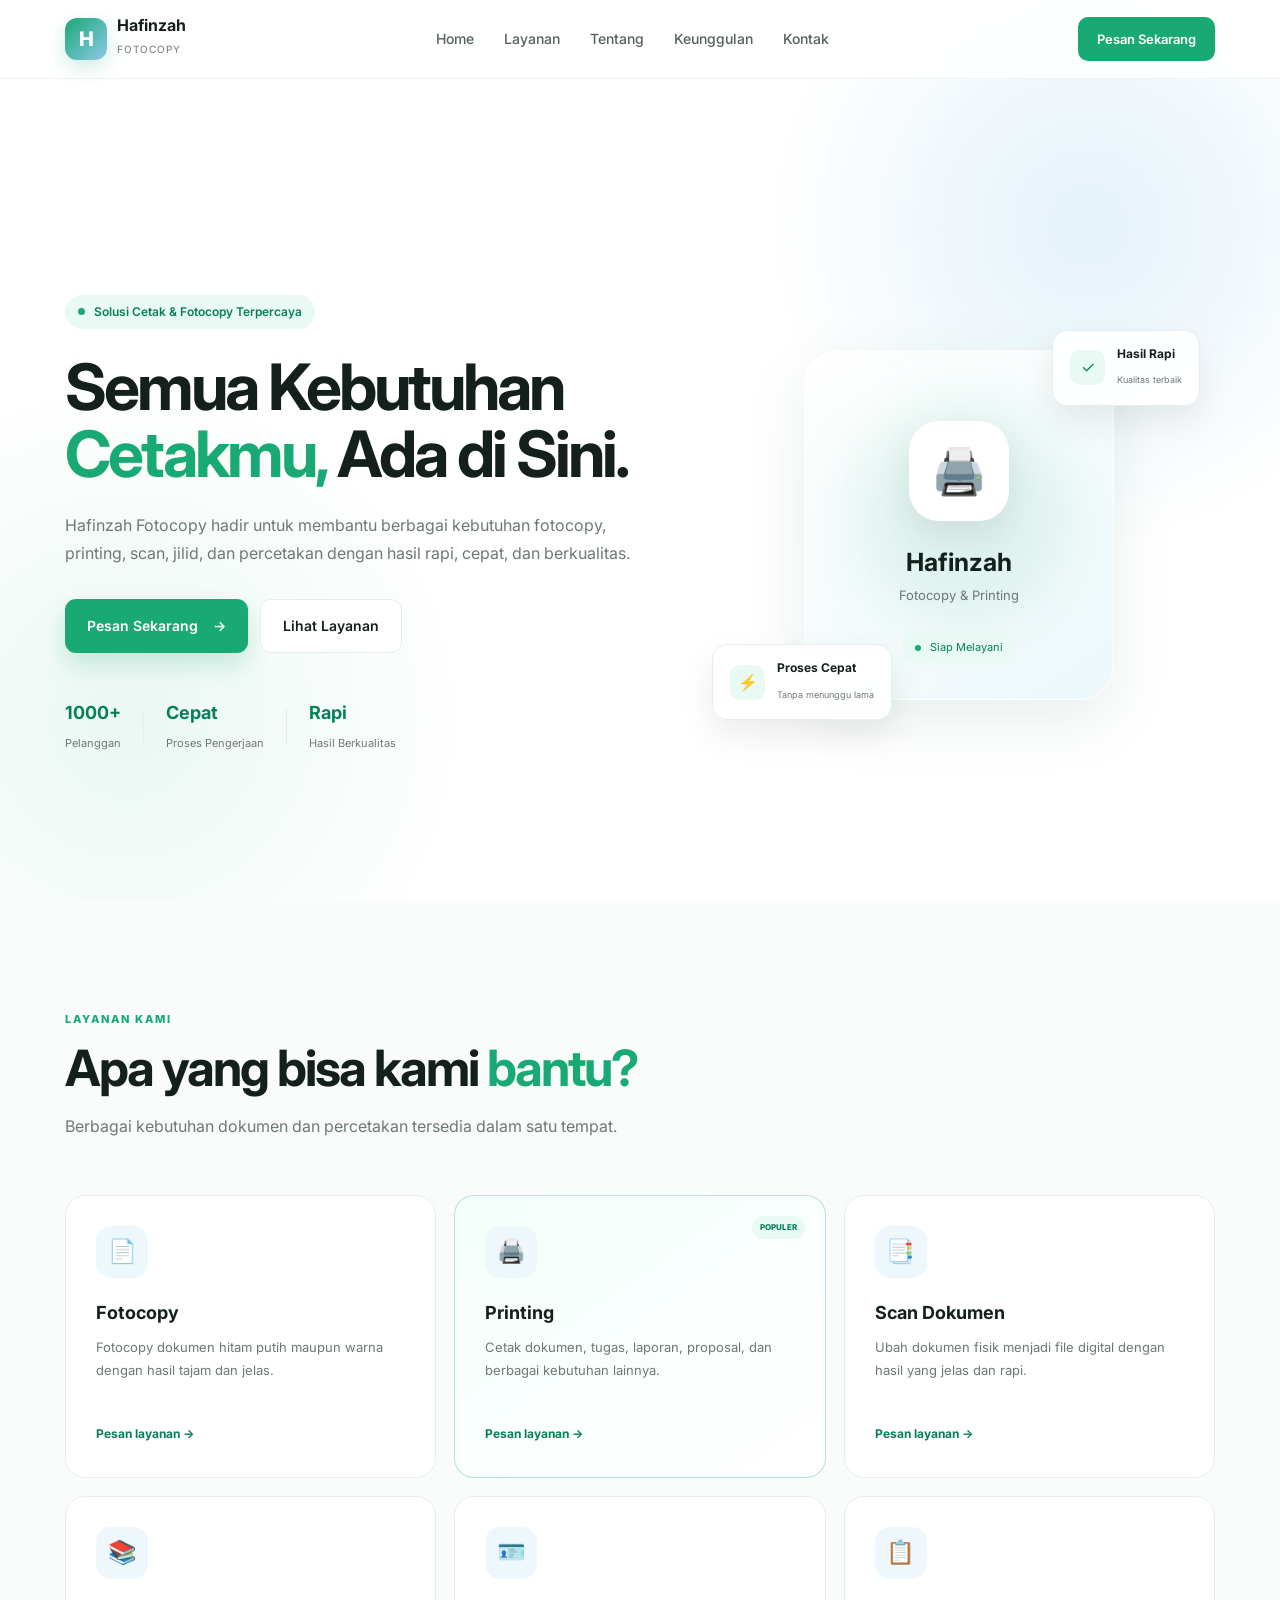
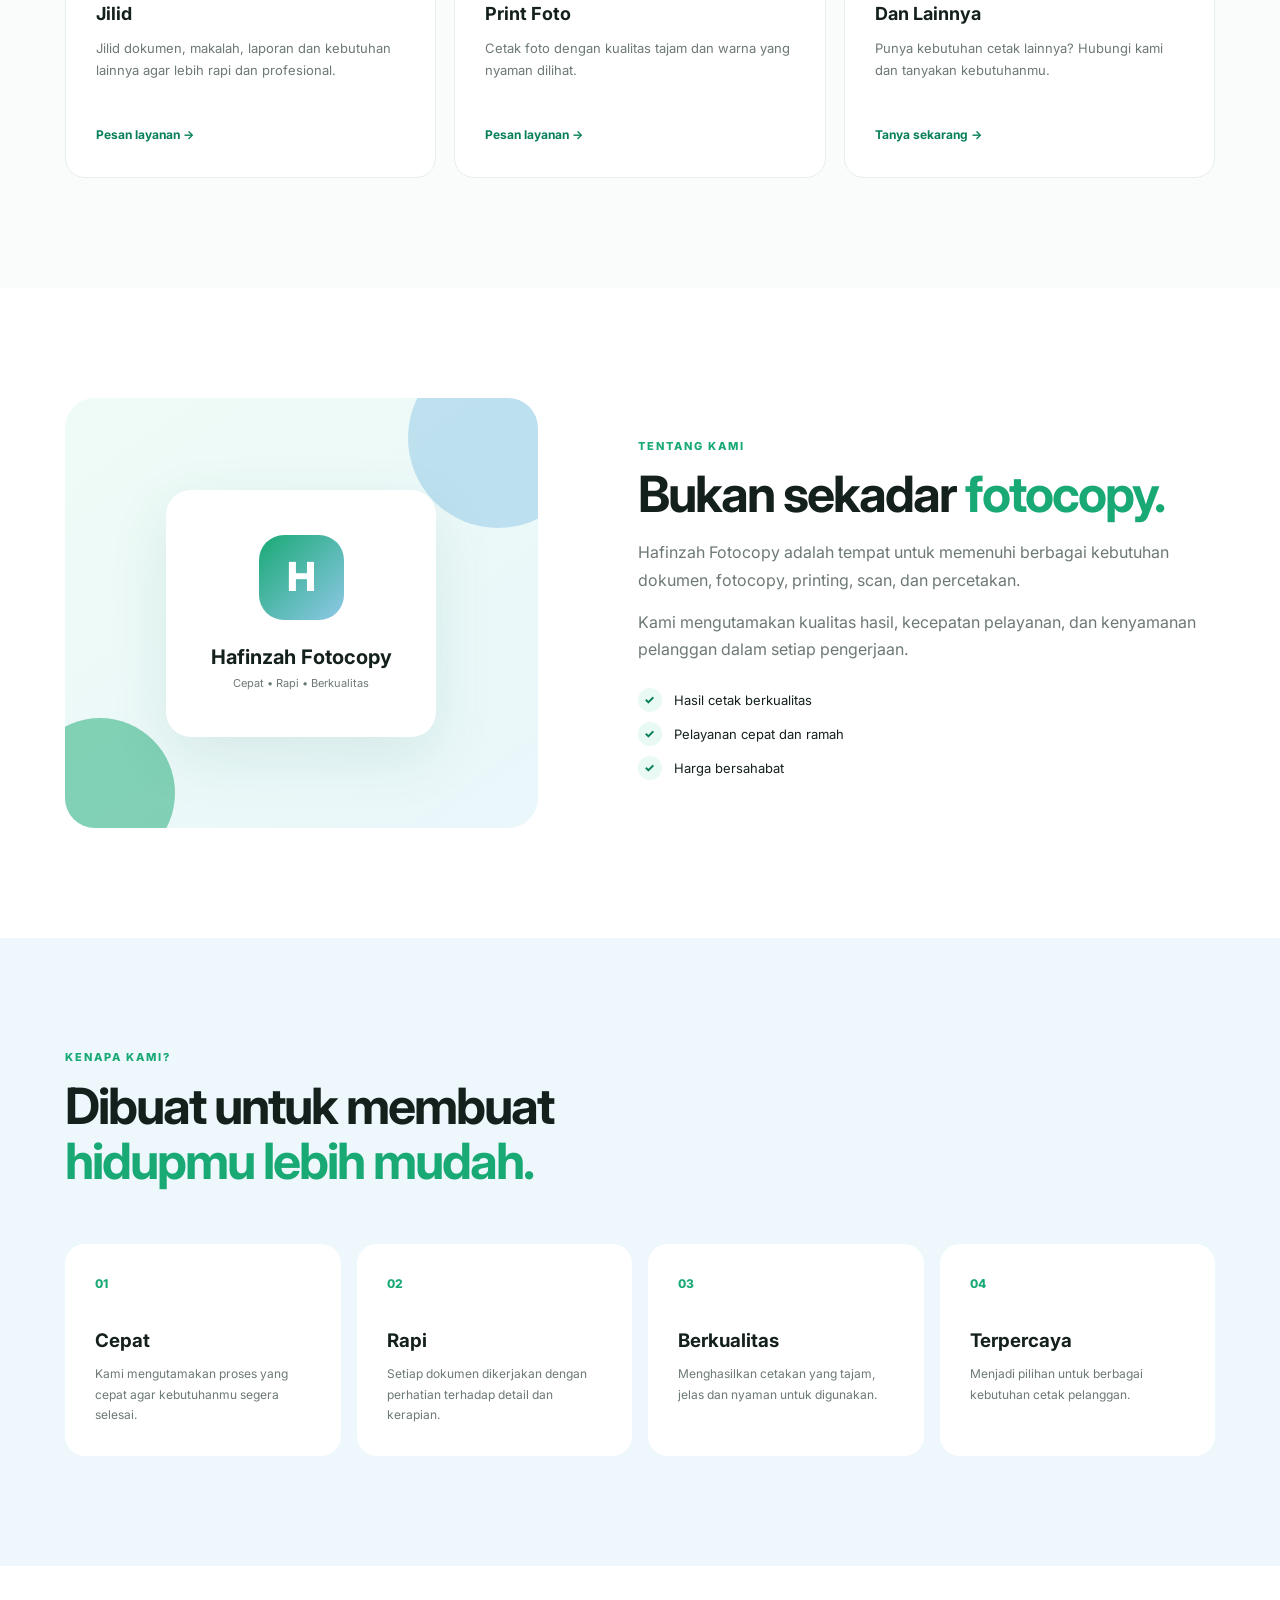
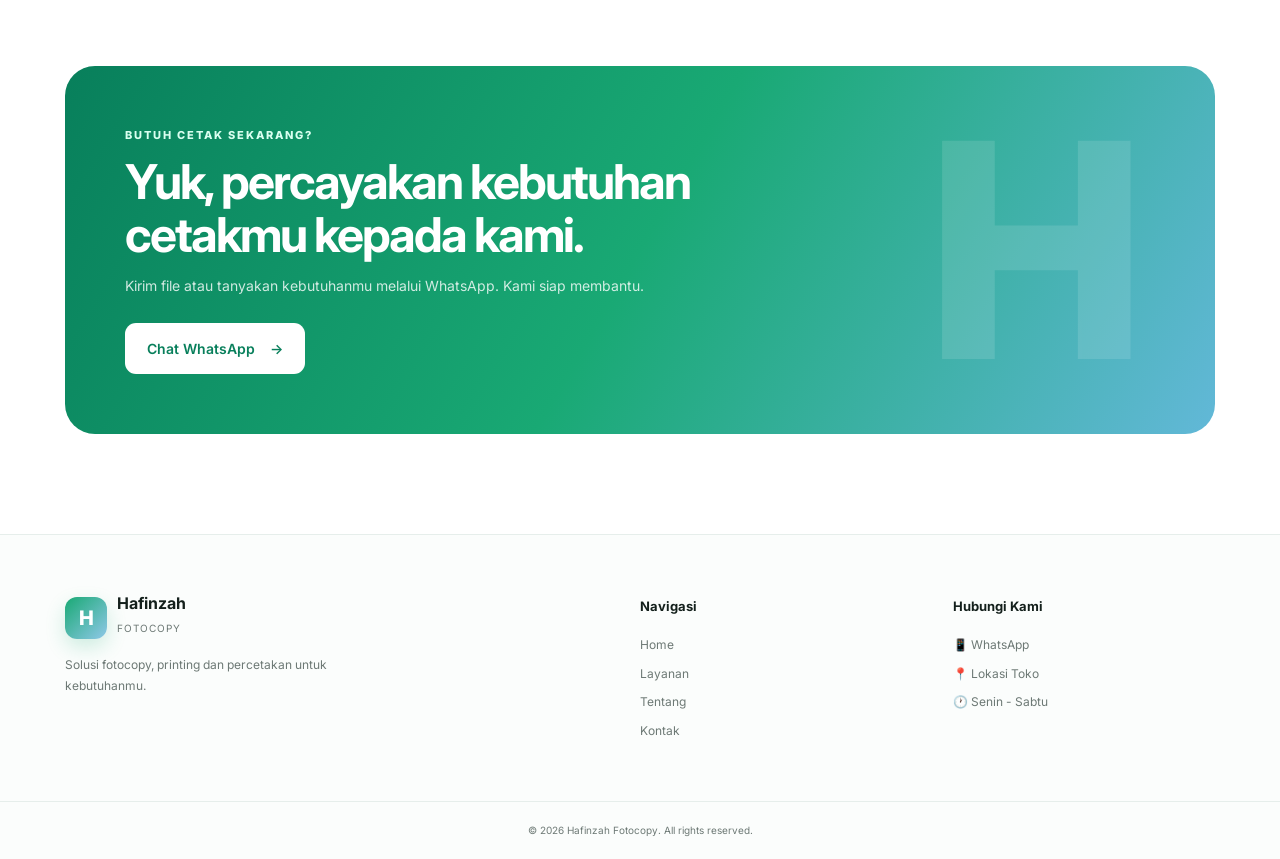
<file: index.html>
<!DOCTYPE html>
<html lang="id">
<head>
  <meta charset="UTF-8">
  <meta name="viewport" content="width=device-width, initial-scale=1.0">

  <title>Hafinzah Fotocopy | Fotocopy, Printing & Percetakan</title>
  <meta
    name="description"
    content="Hafinzah Fotocopy menyediakan layanan fotocopy, printing, scan, jilid dan berbagai kebutuhan percetakan dengan cepat, rapi dan berkualitas."
  >

  <link rel="preconnect" href="https://fonts.googleapis.com">
  <link rel="preconnect" href="https://fonts.gstatic.com" crossorigin>
  <link
    href="https://fonts.googleapis.com/css2?family=Inter:wght@400;500;600;700;800&display=swap"
    rel="stylesheet"
  >

  <link rel="stylesheet" href="style.css">
</head>

<body>

  <!-- NAVBAR -->
  <header class="navbar">
    <div class="container nav-wrapper">

      <a href="#home" class="logo">
        <span class="logo-icon">H</span>
        <span>
          <strong>Hafinzah</strong>
          <small>Fotocopy</small>
        </span>
      </a>

      <nav class="nav-menu">
        <a href="#home">Home</a>
        <a href="#layanan">Layanan</a>
        <a href="#tentang">Tentang</a>
        <a href="#keunggulan">Keunggulan</a>
        <a href="#kontak">Kontak</a>
      </nav>

      <a
        href="https://wa.me/6281234567890"
        class="nav-button"
        target="_blank"
      >
        Pesan Sekarang
      </a>

      <button class="menu-toggle" aria-label="Buka menu">
        ☰
      </button>

    </div>
  </header>


  <!-- HERO -->
  <main>

    <section class="hero" id="home">
      <div class="container hero-wrapper">

        <div class="hero-content">

          <div class="badge">
            <span class="dot"></span>
            Solusi Cetak & Fotocopy Terpercaya
          </div>

          <h1>
            Semua Kebutuhan
            <span>Cetakmu,</span>
            Ada di Sini.
          </h1>

          <p>
            Hafinzah Fotocopy hadir untuk membantu berbagai kebutuhan
            fotocopy, printing, scan, jilid, dan percetakan dengan hasil
            rapi, cepat, dan berkualitas.
          </p>

          <div class="hero-buttons">
            <a
              href="https://wa.me/6281234567890"
              class="btn btn-primary"
              target="_blank"
            >
              Pesan Sekarang
              <span>→</span>
            </a>

            <a href="#layanan" class="btn btn-secondary">
              Lihat Layanan
            </a>
          </div>

          <div class="hero-info">

            <div class="info-item">
              <strong>1000+</strong>
              <span>Pelanggan</span>
            </div>

            <div class="info-line"></div>

            <div class="info-item">
              <strong>Cepat</strong>
              <span>Proses Pengerjaan</span>
            </div>

            <div class="info-line"></div>

            <div class="info-item">
              <strong>Rapi</strong>
              <span>Hasil Berkualitas</span>
            </div>

          </div>

        </div>


        <div class="hero-visual">

          <div class="floating-card card-top">
            <span>✓</span>
            <div>
              <strong>Hasil Rapi</strong>
              <small>Kualitas terbaik</small>
            </div>
          </div>

          <div class="printer-card">

            <div class="printer-glow"></div>

            <div class="printer-icon">
              🖨️
            </div>

            <h3>Hafinzah</h3>
            <p>Fotocopy & Printing</p>

            <div class="printer-status">
              <span></span>
              Siap Melayani
            </div>

          </div>

          <div class="floating-card card-bottom">
            <span>⚡</span>
            <div>
              <strong>Proses Cepat</strong>
              <small>Tanpa menunggu lama</small>
            </div>
          </div>

        </div>

      </div>
    </section>


    <!-- SERVICES -->
    <section class="services section" id="layanan">

      <div class="container">

        <div class="section-heading">

          <div class="section-label">
            LAYANAN KAMI
          </div>

          <h2>
            Apa yang bisa kami
            <span>bantu?</span>
          </h2>

          <p>
            Berbagai kebutuhan dokumen dan percetakan tersedia
            dalam satu tempat.
          </p>

        </div>


        <div class="service-grid">

          <div class="service-card">
            <div class="service-icon">📄</div>
            <h3>Fotocopy</h3>
            <p>
              Fotocopy dokumen hitam putih maupun warna
              dengan hasil tajam dan jelas.
            </p>
            <a href="#kontak">Pesan layanan →</a>
          </div>


          <div class="service-card featured">
            <div class="popular">POPULER</div>
            <div class="service-icon">🖨️</div>
            <h3>Printing</h3>
            <p>
              Cetak dokumen, tugas, laporan, proposal,
              dan berbagai kebutuhan lainnya.
            </p>
            <a href="#kontak">Pesan layanan →</a>
          </div>


          <div class="service-card">
            <div class="service-icon">📑</div>
            <h3>Scan Dokumen</h3>
            <p>
              Ubah dokumen fisik menjadi file digital
              dengan hasil yang jelas dan rapi.
            </p>
            <a href="#kontak">Pesan layanan →</a>
          </div>


          <div class="service-card">
            <div class="service-icon">📚</div>
            <h3>Jilid</h3>
            <p>
              Jilid dokumen, makalah, laporan dan kebutuhan
              lainnya agar lebih rapi dan profesional.
            </p>
            <a href="#kontak">Pesan layanan →</a>
          </div>


          <div class="service-card">
            <div class="service-icon">🪪</div>
            <h3>Print Foto</h3>
            <p>
              Cetak foto dengan kualitas tajam dan warna
              yang nyaman dilihat.
            </p>
            <a href="#kontak">Pesan layanan →</a>
          </div>


          <div class="service-card">
            <div class="service-icon">📋</div>
            <h3>Dan Lainnya</h3>
            <p>
              Punya kebutuhan cetak lainnya?
              Hubungi kami dan tanyakan kebutuhanmu.
            </p>
            <a href="#kontak">Tanya sekarang →</a>
          </div>

        </div>

      </div>

    </section>


    <!-- ABOUT -->
    <section class="about section" id="tentang">

      <div class="container about-wrapper">

        <div class="about-visual">

          <div class="about-box">

            <div class="about-logo">
              H
            </div>

            <h3>Hafinzah Fotocopy</h3>

            <p>
              Cepat • Rapi • Berkualitas
            </p>

          </div>

          <div class="about-circle circle-one"></div>
          <div class="about-circle circle-two"></div>

        </div>


        <div class="about-content">

          <div class="section-label">
            TENTANG KAMI
          </div>

          <h2>
            Bukan sekadar
            <span>fotocopy.</span>
          </h2>

          <p>
            Hafinzah Fotocopy adalah tempat untuk memenuhi
            berbagai kebutuhan dokumen, fotocopy, printing,
            scan, dan percetakan.
          </p>

          <p>
            Kami mengutamakan kualitas hasil, kecepatan pelayanan,
            dan kenyamanan pelanggan dalam setiap pengerjaan.
          </p>

          <div class="about-points">

            <div>
              <span>✓</span>
              <p>Hasil cetak berkualitas</p>
            </div>

            <div>
              <span>✓</span>
              <p>Pelayanan cepat dan ramah</p>
            </div>

            <div>
              <span>✓</span>
              <p>Harga bersahabat</p>
            </div>

          </div>

        </div>

      </div>

    </section>


    <!-- WHY US -->
    <section class="why section" id="keunggulan">

      <div class="container">

        <div class="section-heading">

          <div class="section-label">
            KENAPA KAMI?
          </div>

          <h2>
            Dibuat untuk membuat
            <span>hidupmu lebih mudah.</span>
          </h2>

        </div>


        <div class="why-grid">

          <div class="why-card">
            <div class="why-number">01</div>
            <h3>Cepat</h3>
            <p>
              Kami mengutamakan proses yang cepat
              agar kebutuhanmu segera selesai.
            </p>
          </div>

          <div class="why-card">
            <div class="why-number">02</div>
            <h3>Rapi</h3>
            <p>
              Setiap dokumen dikerjakan dengan perhatian
              terhadap detail dan kerapian.
            </p>
          </div>

          <div class="why-card">
            <div class="why-number">03</div>
            <h3>Berkualitas</h3>
            <p>
              Menghasilkan cetakan yang tajam,
              jelas dan nyaman untuk digunakan.
            </p>
          </div>

          <div class="why-card">
            <div class="why-number">04</div>
            <h3>Terpercaya</h3>
            <p>
              Menjadi pilihan untuk berbagai kebutuhan
              cetak pelanggan.
            </p>
          </div>

        </div>

      </div>

    </section>


    <!-- CTA -->
    <section class="cta" id="kontak">

      <div class="container">

        <div class="cta-box">

          <div class="cta-content">

            <div class="section-label">
              BUTUH CETAK SEKARANG?
            </div>

            <h2>
              Yuk, percayakan kebutuhan
              cetakmu kepada kami.
            </h2>

            <p>
              Kirim file atau tanyakan kebutuhanmu
              melalui WhatsApp. Kami siap membantu.
            </p>

            <a
              href="https://wa.me/6281234567890"
              class="btn btn-white"
              target="_blank"
            >
              Chat WhatsApp
              <span>→</span>
            </a>

          </div>

          <div class="cta-decoration">
            <div class="big-h">H</div>
          </div>

        </div>

      </div>

    </section>

  </main>


  <!-- FOOTER -->
  <footer>

    <div class="container footer-wrapper">

      <div class="footer-brand">

        <a href="#home" class="logo">
          <span class="logo-icon">H</span>
          <span>
            <strong>Hafinzah</strong>
            <small>Fotocopy</small>
          </span>
        </a>

        <p>
          Solusi fotocopy, printing dan percetakan
          untuk kebutuhanmu.
        </p>

      </div>


      <div class="footer-links">

        <h4>Navigasi</h4>

        <a href="#home">Home</a>
        <a href="#layanan">Layanan</a>
        <a href="#tentang">Tentang</a>
        <a href="#kontak">Kontak</a>

      </div>


      <div class="footer-contact">

        <h4>Hubungi Kami</h4>

        <p>📱 WhatsApp</p>
        <p>📍 Lokasi Toko</p>
        <p>🕐 Senin - Sabtu</p>

      </div>

    </div>


    <div class="footer-bottom">
      <p>
        © 2026 Hafinzah Fotocopy. All rights reserved.
      </p>
    </div>

  </footer>


  <script src="script.js"></script>

</body>
</html>
</file>
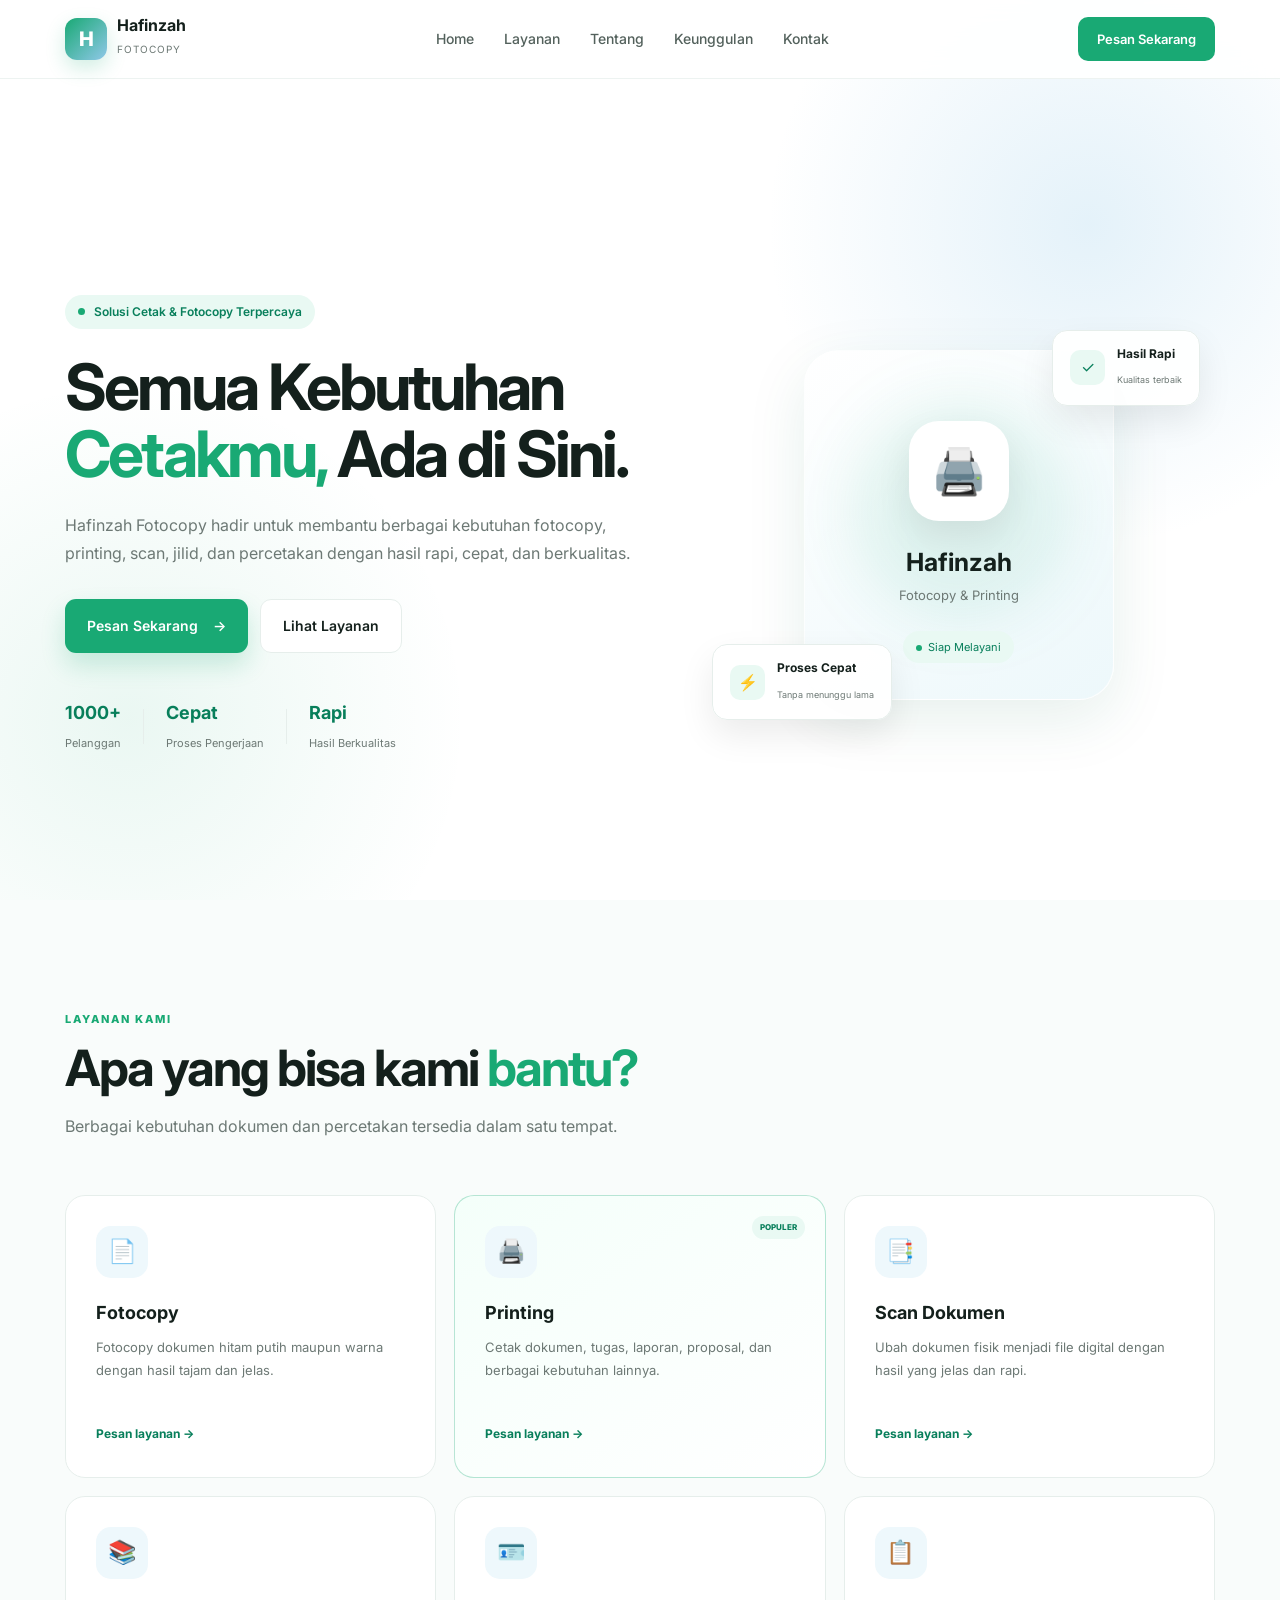
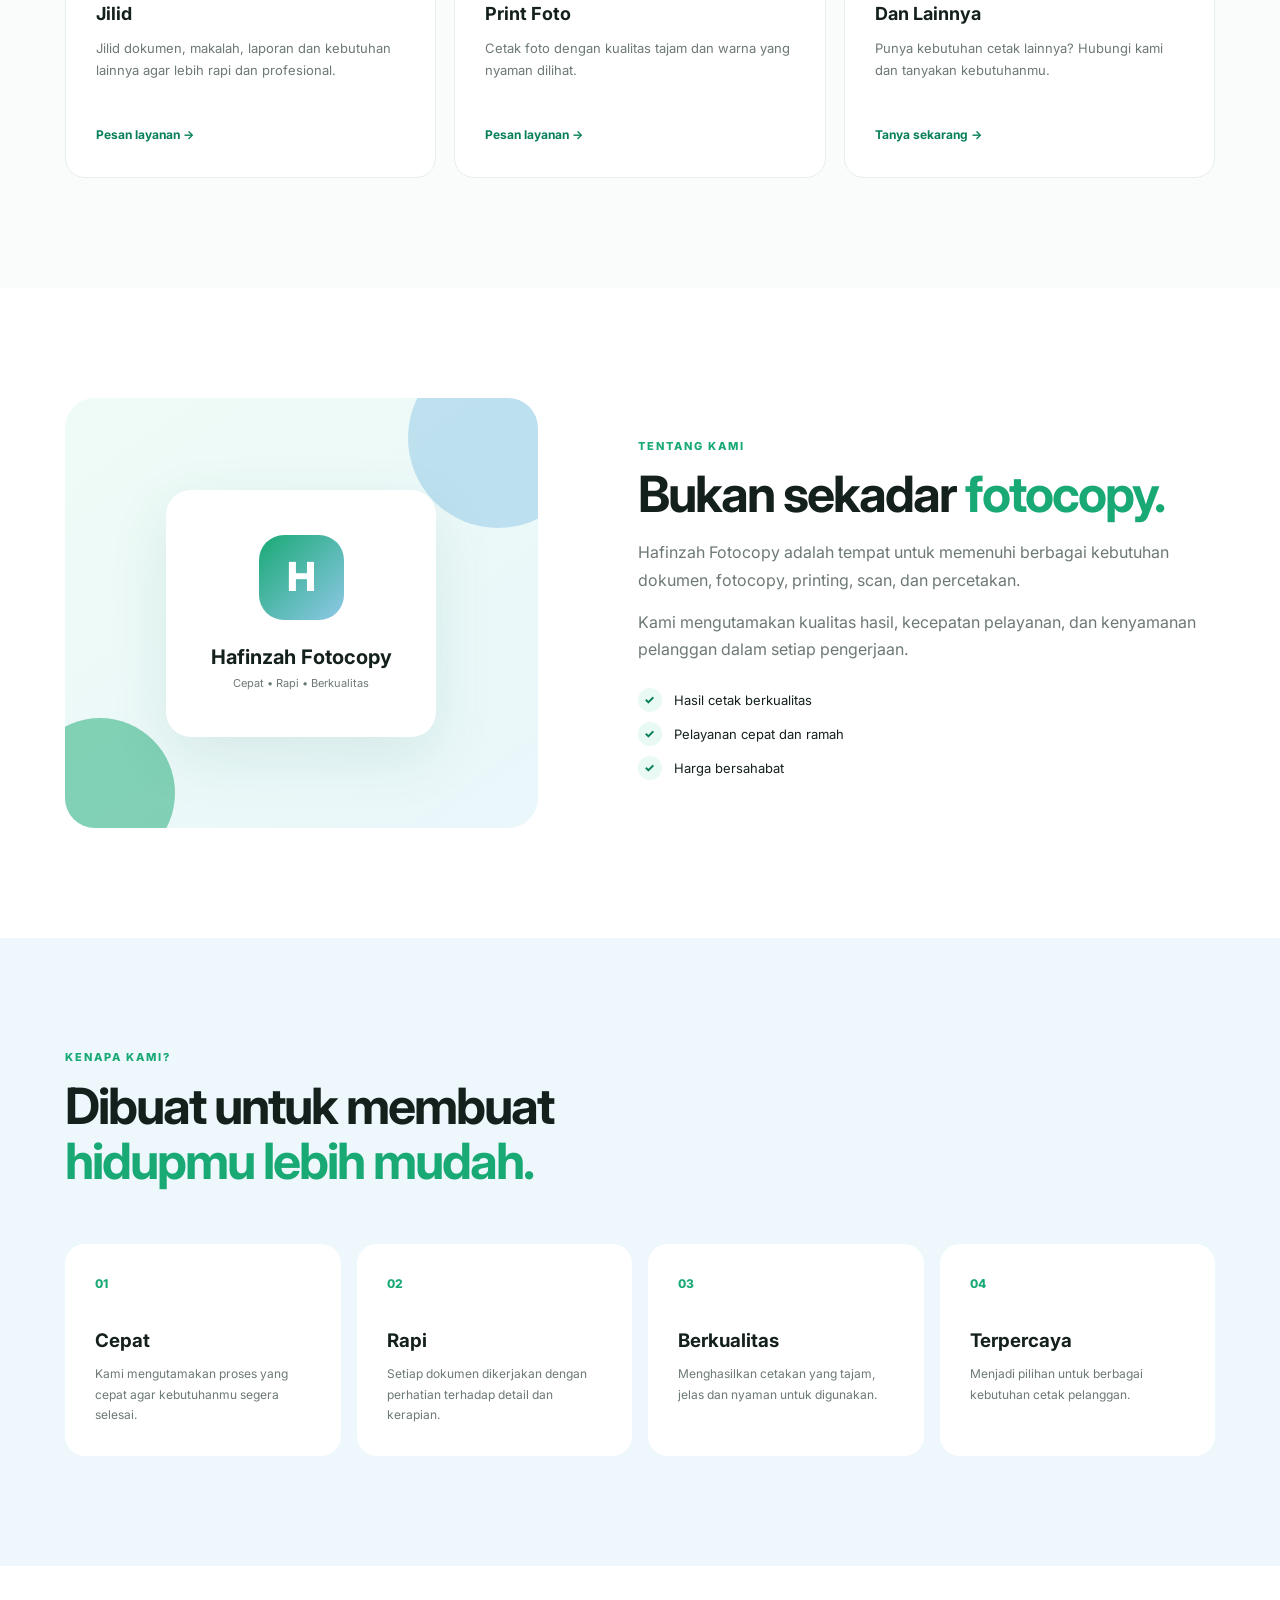
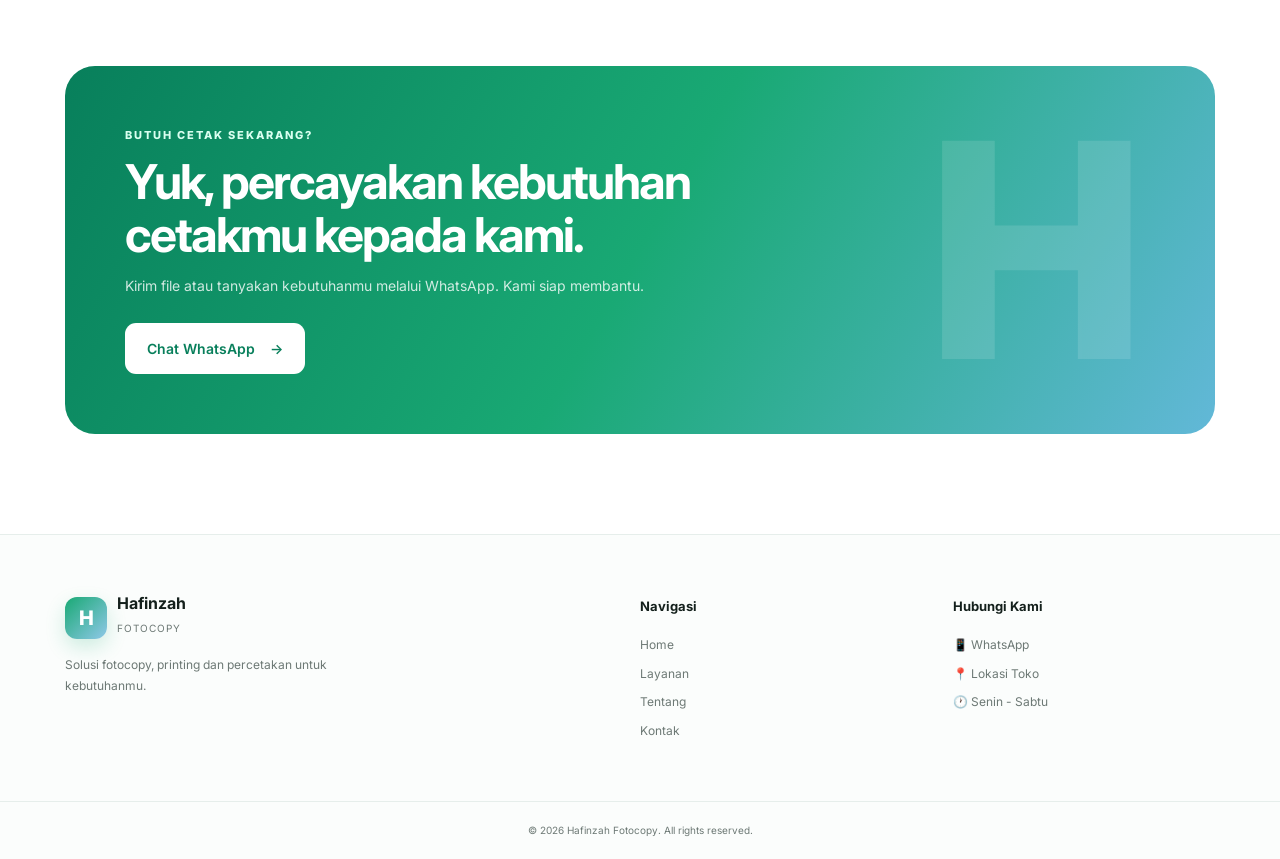
<file: hafinzahfotocopy_auto_scroll_fixed2/sitefix/index.html>
<!DOCTYPE html>
<html lang="id">
<head>
<meta charset="UTF-8">
<meta name="viewport" content="width=device-width, initial-scale=1.0">
<title>Hafinzah Fotocopy | Fotocopy, Printing & Percetakan</title>
<meta name="description" content="Hafinzah Fotocopy menyediakan layanan fotocopy, printing, scan, jilid dan berbagai kebutuhan percetakan dengan cepat, rapi dan berkualitas.">
<link rel="preconnect" href="https://fonts.googleapis.com">
<link rel="preconnect" href="https://fonts.gstatic.com" crossorigin>
<link href="https://fonts.googleapis.com/css2?family=Inter:wght@400;500;600;700;800&display=swap" rel="stylesheet">
<link rel="stylesheet" href="style.css">
</head>
<body>
<header class="navbar">
  <div class="container nav-wrapper">
    <a href="#home" class="logo"><span class="logo-icon">H</span><span><strong>Hafinzah</strong><small>Fotocopy</small></span></a>
    <nav class="nav-menu">
      <a href="#home">Home</a><a href="#layanan">Layanan</a><a href="#tentang">Tentang</a><a href="#keunggulan">Keunggulan</a><a href="#kontak">Kontak</a>
    </nav>
    <a href="https://wa.me/6281234567890" class="nav-button" target="_blank">Pesan Sekarang</a>
    <button class="menu-toggle" aria-label="Buka menu">☰</button>
  </div>
</header>

<main>
<section class="hero" id="home">
<div class="container hero-wrapper">
<div class="hero-content">
  <div class="badge"><span class="dot"></span>Solusi Cetak & Fotocopy Terpercaya</div>
  <h1>Semua Kebutuhan <span>Cetakmu,</span> Ada di Sini.</h1>
  <p>Hafinzah Fotocopy hadir untuk membantu berbagai kebutuhan fotocopy, printing, scan, jilid, dan percetakan dengan hasil rapi, cepat, dan berkualitas.</p>
  <div class="hero-buttons">
    <a href="https://wa.me/6281234567890" class="btn btn-primary" target="_blank">Pesan Sekarang <span>→</span></a>
    <a href="#layanan" class="btn btn-secondary">Lihat Layanan</a>
  </div>
  <div class="hero-info">
    <div class="info-item"><strong>1000+</strong><span>Pelanggan</span></div><div class="info-line"></div>
    <div class="info-item"><strong>Cepat</strong><span>Proses Pengerjaan</span></div><div class="info-line"></div>
    <div class="info-item"><strong>Rapi</strong><span>Hasil Berkualitas</span></div>
  </div>
</div>
<div class="hero-visual">
  <div class="floating-card card-top"><span>✓</span><div><strong>Hasil Rapi</strong><small>Kualitas terbaik</small></div></div>
  <div class="printer-card"><div class="printer-glow"></div><div class="printer-icon">🖨️</div><h3>Hafinzah</h3><p>Fotocopy & Printing</p><div class="printer-status"><span></span>Siap Melayani</div></div>
  <div class="floating-card card-bottom"><span>⚡</span><div><strong>Proses Cepat</strong><small>Tanpa menunggu lama</small></div></div>
</div>
</div>
</section>

<section class="services section" id="layanan">
<div class="container">
<div class="section-heading"><div class="section-label">LAYANAN KAMI</div><h2>Apa yang bisa kami <span>bantu?</span></h2><p>Berbagai kebutuhan dokumen dan percetakan tersedia dalam satu tempat.</p></div>
<div class="service-grid">
  <div class="service-card"><div class="service-icon">📄</div><h3>Fotocopy</h3><p>Fotocopy dokumen hitam putih maupun warna dengan hasil tajam dan jelas.</p><a href="#kontak">Pesan layanan →</a></div>
  <div class="service-card featured"><div class="popular">POPULER</div><div class="service-icon">🖨️</div><h3>Printing</h3><p>Cetak dokumen, tugas, laporan, proposal, dan berbagai kebutuhan lainnya.</p><a href="#kontak">Pesan layanan →</a></div>
  <div class="service-card"><div class="service-icon">📑</div><h3>Scan Dokumen</h3><p>Ubah dokumen fisik menjadi file digital dengan hasil yang jelas dan rapi.</p><a href="#kontak">Pesan layanan →</a></div>
  <div class="service-card"><div class="service-icon">📚</div><h3>Jilid</h3><p>Jilid dokumen, makalah, laporan dan kebutuhan lainnya agar lebih rapi dan profesional.</p><a href="#kontak">Pesan layanan →</a></div>
  <div class="service-card"><div class="service-icon">🪪</div><h3>Print Foto</h3><p>Cetak foto dengan kualitas tajam dan warna yang nyaman dilihat.</p><a href="#kontak">Pesan layanan →</a></div>
  <div class="service-card"><div class="service-icon">📋</div><h3>Dan Lainnya</h3><p>Punya kebutuhan cetak lainnya? Hubungi kami dan tanyakan kebutuhanmu.</p><a href="#kontak">Tanya sekarang →</a></div>
</div>
</div>
</section>

<section class="about section" id="tentang">
<div class="container about-wrapper">
<div class="about-visual"><div class="about-box"><div class="about-logo">H</div><h3>Hafinzah Fotocopy</h3><p>Cepat • Rapi • Berkualitas</p></div><div class="about-circle circle-one"></div><div class="about-circle circle-two"></div></div>
<div class="about-content"><div class="section-label">TENTANG KAMI</div><h2>Bukan sekadar <span>fotocopy.</span></h2><p>Hafinzah Fotocopy adalah tempat untuk memenuhi berbagai kebutuhan dokumen, fotocopy, printing, scan, dan percetakan.</p><p>Kami mengutamakan kualitas hasil, kecepatan pelayanan, dan kenyamanan pelanggan dalam setiap pengerjaan.</p>
<div class="about-points"><div><span>✓</span><p>Hasil cetak berkualitas</p></div><div><span>✓</span><p>Pelayanan cepat dan ramah</p></div><div><span>✓</span><p>Harga bersahabat</p></div></div></div>
</div>
</section>

<section class="why section" id="keunggulan">
<div class="container"><div class="section-heading"><div class="section-label">KENAPA KAMI?</div><h2>Dibuat untuk membuat <span>hidupmu lebih mudah.</span></h2></div>
<div class="why-grid">
<div class="why-card"><div class="why-number">01</div><h3>Cepat</h3><p>Kami mengutamakan proses yang cepat agar kebutuhanmu segera selesai.</p></div>
<div class="why-card"><div class="why-number">02</div><h3>Rapi</h3><p>Setiap dokumen dikerjakan dengan perhatian terhadap detail dan kerapian.</p></div>
<div class="why-card"><div class="why-number">03</div><h3>Berkualitas</h3><p>Menghasilkan cetakan yang tajam, jelas dan nyaman untuk digunakan.</p></div>
<div class="why-card"><div class="why-number">04</div><h3>Terpercaya</h3><p>Menjadi pilihan untuk berbagai kebutuhan cetak pelanggan.</p></div>
</div></div>
</section>

<section class="cta" id="kontak"><div class="container"><div class="cta-box"><div class="cta-content"><div class="section-label">BUTUH CETAK SEKARANG?</div><h2>Yuk, percayakan kebutuhan cetakmu kepada kami.</h2><p>Kirim file atau tanyakan kebutuhanmu melalui WhatsApp. Kami siap membantu.</p><a href="https://wa.me/6281234567890" class="btn btn-white" target="_blank">Chat WhatsApp <span>→</span></a></div><div class="cta-decoration"><div class="big-h">H</div></div></div></div></section>
</main>

<footer>
<div class="container footer-wrapper">
<div class="footer-brand"><a href="#home" class="logo"><span class="logo-icon">H</span><span><strong>Hafinzah</strong><small>Fotocopy</small></span></a><p>Solusi fotocopy, printing dan percetakan untuk kebutuhanmu.</p></div>
<div class="footer-links"><h4>Navigasi</h4><a href="#home">Home</a><a href="#layanan">Layanan</a><a href="#tentang">Tentang</a><a href="#kontak">Kontak</a></div>
<div class="footer-contact"><h4>Hubungi Kami</h4><p>📱 WhatsApp</p><p>📍 Lokasi Toko</p><p>🕐 Senin - Sabtu</p></div>
</div>
<div class="footer-bottom"><p>© 2026 Hafinzah Fotocopy. All rights reserved.</p></div>
</footer>
<script src="script.js"></script>
</body>
</html>
</file>
<file: style.css>
:root {
  --green: #19a974;
  --green-dark: #087f5b;
  --green-light: #e9f9f3;

  --blue: #8fc8e8;
  --blue-light: #eef8fc;

  --white: #ffffff;
  --black: #14201c;
  --gray: #6d7975;
  --border: #e6eeeb;

  --shadow: 0 20px 60px rgba(23, 104, 77, 0.10);
}

* {
  margin: 0;
  padding: 0;
  box-sizing: border-box;
}

html {
  scroll-behavior: smooth;
}

body {
  font-family: "Inter", sans-serif;
  color: var(--black);
  background: var(--white);
  line-height: 1.7;
}

a {
  text-decoration: none;
  color: inherit;
}

.container {
  width: min(1150px, 90%);
  margin: auto;
}

.section {
  padding: 110px 0;
}


/* NAVBAR */

.navbar {
  position: fixed;
  top: 0;
  left: 0;
  width: 100%;
  z-index: 1000;
  background: rgba(255,255,255,.88);
  backdrop-filter: blur(16px);
  border-bottom: 1px solid rgba(230,238,235,.7);
}

.nav-wrapper {
  height: 78px;
  display: flex;
  align-items: center;
  justify-content: space-between;
}

.logo {
  display: flex;
  align-items: center;
  gap: 10px;
}

.logo-icon {
  width: 42px;
  height: 42px;
  border-radius: 12px;
  display: grid;
  place-items: center;
  color: white;
  font-size: 20px;
  font-weight: 800;
  background: linear-gradient(135deg, var(--green), var(--blue));
  box-shadow: 0 8px 20px rgba(25,169,116,.2);
}

.logo strong {
  display: block;
  font-size: 16px;
  line-height: 1.1;
}

.logo small {
  color: var(--gray);
  font-size: 10px;
  letter-spacing: 1px;
  text-transform: uppercase;
}

.nav-menu {
  display: flex;
  gap: 30px;
}

.nav-menu a {
  color: #53615c;
  font-size: 14px;
  font-weight: 500;
  transition: .3s;
}

.nav-menu a:hover {
  color: var(--green);
}

.nav-button {
  padding: 11px 19px;
  border-radius: 10px;
  background: var(--green);
  color: white;
  font-size: 13px;
  font-weight: 600;
  transition: .3s;
}

.nav-button:hover {
  background: var(--green-dark);
  transform: translateY(-2px);
}

.menu-toggle {
  display: none;
  border: 0;
  background: transparent;
  font-size: 25px;
}


/* HERO */

.hero {
  min-height: 100vh;
  padding-top: 150px;
  display: flex;
  align-items: center;
  overflow: hidden;
  background:
    radial-gradient(circle at 85% 25%, rgba(143,200,232,.24), transparent 25%),
    radial-gradient(circle at 10% 80%, rgba(25,169,116,.09), transparent 25%);
}

.hero-wrapper {
  display: grid;
  grid-template-columns: 1.05fr .95fr;
  align-items: center;
  gap: 70px;
}

.badge {
  width: fit-content;
  display: flex;
  align-items: center;
  gap: 9px;
  padding: 7px 13px;
  border-radius: 30px;
  background: var(--green-light);
  color: var(--green-dark);
  font-size: 12px;
  font-weight: 600;
  margin-bottom: 24px;
}

.dot {
  width: 7px;
  height: 7px;
  border-radius: 50%;
  background: var(--green);
}

.hero h1 {
  font-size: clamp(45px, 5vw, 70px);
  line-height: 1.05;
  letter-spacing: -3px;
  max-width: 650px;
  margin-bottom: 25px;
}

.hero h1 span {
  color: var(--green);
}

.hero-content > p {
  max-width: 590px;
  color: var(--gray);
  font-size: 16px;
}

.hero-buttons {
  display: flex;
  gap: 12px;
  margin-top: 32px;
}

.btn {
  display: inline-flex;
  align-items: center;
  justify-content: center;
  gap: 15px;
  padding: 14px 22px;
  border-radius: 11px;
  font-size: 14px;
  font-weight: 600;
  transition: .3s;
}

.btn-primary {
  color: white;
  background: var(--green);
  box-shadow: 0 12px 25px rgba(25,169,116,.2);
}

.btn-primary:hover {
  background: var(--green-dark);
  transform: translateY(-3px);
}

.btn-secondary {
  border: 1px solid var(--border);
  background: white;
}

.btn-secondary:hover {
  border-color: var(--green);
  color: var(--green);
}

.hero-info {
  display: flex;
  align-items: center;
  gap: 22px;
  margin-top: 45px;
}

.info-item strong {
  display: block;
  color: var(--green-dark);
  font-size: 18px;
}

.info-item span {
  color: var(--gray);
  font-size: 11px;
}

.info-line {
  width: 1px;
  height: 35px;
  background: var(--border);
}


/* HERO VISUAL */

.hero-visual {
  position: relative;
  height: 520px;
  display: grid;
  place-items: center;
}

.printer-card {
  position: relative;
  width: 310px;
  height: 350px;
  padding: 50px 30px;
  text-align: center;
  border: 1px solid rgba(255,255,255,.8);
  border-radius: 35px;
  background: linear-gradient(145deg, #ffffff, #edf8fb);
  box-shadow: var(--shadow);
  z-index: 2;
}

.printer-glow {
  position: absolute;
  width: 220px;
  height: 220px;
  top: 50px;
  left: 45px;
  background: rgba(25,169,116,.1);
  border-radius: 50%;
  filter: blur(30px);
}

.printer-icon {
  position: relative;
  width: 100px;
  height: 100px;
  display: grid;
  place-items: center;
  margin: 20px auto;
  font-size: 45px;
  border-radius: 30px;
  background: white;
  box-shadow: 0 15px 35px rgba(0,0,0,.08);
}

.printer-card h3 {
  position: relative;
  font-size: 25px;
}

.printer-card > p {
  position: relative;
  color: var(--gray);
  font-size: 13px;
}

.printer-status {
  position: relative;
  width: fit-content;
  margin: 25px auto;
  padding: 7px 13px;
  border-radius: 30px;
  background: var(--green-light);
  color: var(--green-dark);
  font-size: 11px;
}

.printer-status span {
  display: inline-block;
  width: 6px;
  height: 6px;
  border-radius: 50%;
  margin-right: 6px;
  background: var(--green);
}

.floating-card {
  position: absolute;
  display: flex;
  align-items: center;
  gap: 12px;
  padding: 13px 17px;
  border: 1px solid var(--border);
  border-radius: 15px;
  background: rgba(255,255,255,.92);
  box-shadow: 0 15px 35px rgba(0,0,0,.08);
  z-index: 3;
}

.floating-card > span {
  width: 35px;
  height: 35px;
  display: grid;
  place-items: center;
  border-radius: 10px;
  color: var(--green-dark);
  background: var(--green-light);
}

.floating-card strong {
  display: block;
  font-size: 12px;
}

.floating-card small {
  color: var(--gray);
  font-size: 9px;
}

.card-top {
  top: 65px;
  right: 15px;
}

.card-bottom {
  bottom: 65px;
  left: 10px;
}


/* HEADINGS */

.section-heading {
  max-width: 650px;
  margin-bottom: 55px;
}

.section-heading h2,
.about-content h2 {
  font-size: clamp(35px, 4vw, 50px);
  line-height: 1.1;
  letter-spacing: -2px;
  margin: 12px 0 17px;
}

.section-heading h2 span,
.about-content h2 span {
  color: var(--green);
}

.section-heading p {
  color: var(--gray);
}

.section-label {
  color: var(--green);
  font-size: 11px;
  font-weight: 800;
  letter-spacing: 2px;
}


/* SERVICES */

.services {
  background: #f9fcfb;
}

.service-grid {
  display: grid;
  grid-template-columns: repeat(3, 1fr);
  gap: 18px;
}

.service-card {
  position: relative;
  padding: 30px;
  border: 1px solid var(--border);
  border-radius: 20px;
  background: white;
  transition: .35s;
}

.service-card:hover {
  transform: translateY(-7px);
  box-shadow: var(--shadow);
}

.service-card.featured {
  border-color: rgba(25,169,116,.3);
  background: linear-gradient(145deg, #f4fffa, #fff);
}

.popular {
  position: absolute;
  top: 20px;
  right: 20px;
  padding: 5px 8px;
  border-radius: 20px;
  color: var(--green-dark);
  background: var(--green-light);
  font-size: 8px;
  font-weight: 800;
}

.service-icon {
  width: 52px;
  height: 52px;
  display: grid;
  place-items: center;
  margin-bottom: 20px;
  border-radius: 15px;
  background: var(--blue-light);
  font-size: 23px;
}

.service-card h3 {
  margin-bottom: 8px;
  font-size: 18px;
}

.service-card p {
  min-height: 70px;
  color: var(--gray);
  font-size: 13px;
}

.service-card a {
  display: inline-block;
  margin-top: 18px;
  color: var(--green-dark);
  font-size: 12px;
  font-weight: 700;
}


/* ABOUT */

.about-wrapper {
  display: grid;
  grid-template-columns: .9fr 1.1fr;
  align-items: center;
  gap: 100px;
}

.about-visual {
  position: relative;
  min-height: 430px;
  display: grid;
  place-items: center;
  overflow: hidden;
  border-radius: 30px;
  background: linear-gradient(145deg, #eefbf6, #eaf7fb);
}

.about-box {
  position: relative;
  width: 270px;
  padding: 45px 25px;
  text-align: center;
  border-radius: 25px;
  background: white;
  box-shadow: var(--shadow);
  z-index: 2;
}

.about-logo {
  width: 85px;
  height: 85px;
  display: grid;
  place-items: center;
  margin: 0 auto 20px;
  border-radius: 25px;
  color: white;
  font-size: 40px;
  font-weight: 800;
  background: linear-gradient(135deg, var(--green), var(--blue));
}

.about-box h3 {
  font-size: 20px;
}

.about-box p {
  color: var(--gray);
  font-size: 11px;
}

.about-circle {
  position: absolute;
  border-radius: 50%;
  opacity: .5;
}

.circle-one {
  width: 180px;
  height: 180px;
  top: -50px;
  right: -50px;
  background: var(--blue);
}

.circle-two {
  width: 150px;
  height: 150px;
  bottom: -40px;
  left: -40px;
  background: var(--green);
}

.about-content > p {
  color: var(--gray);
  margin-bottom: 15px;
}

.about-points {
  margin-top: 25px;
}

.about-points div {
  display: flex;
  align-items: center;
  gap: 12px;
  margin: 10px 0;
}

.about-points span {
  width: 24px;
  height: 24px;
  display: grid;
  place-items: center;
  border-radius: 50%;
  color: var(--green-dark);
  background: var(--green-light);
  font-size: 12px;
  font-weight: 800;
}

.about-points p {
  font-size: 13px;
}


/* WHY */

.why {
  background: var(--blue-light);
}

.why-grid {
  display: grid;
  grid-template-columns: repeat(4, 1fr);
  gap: 16px;
}

.why-card {
  padding: 30px;
  border-radius: 20px;
  background: white;
}

.why-number {
  margin-bottom: 30px;
  color: var(--green);
  font-size: 12px;
  font-weight: 800;
}

.why-card h3 {
  margin-bottom: 8px;
}

.why-card p {
  color: var(--gray);
  font-size: 12px;
}


/* CTA */

.cta {
  padding: 100px 0;
}

.cta-box {
  position: relative;
  min-height: 330px;
  display: flex;
  align-items: center;
  overflow: hidden;
  padding: 60px;
  border-radius: 30px;
  color: white;
  background: linear-gradient(120deg, var(--green-dark), var(--green), #62b8d8);
}

.cta-content {
  position: relative;
  max-width: 650px;
  z-index: 2;
}

.cta .section-label {
  color: #d9fff0;
}

.cta h2 {
  max-width: 600px;
  margin: 12px 0;
  font-size: clamp(30px, 4vw, 48px);
  line-height: 1.1;
  letter-spacing: -2px;
}

.cta p {
  max-width: 530px;
  color: rgba(255,255,255,.8);
  font-size: 14px;
}

.btn-white {
  margin-top: 25px;
  color: var(--green-dark);
  background: white;
}

.btn-white:hover {
  transform: translateY(-3px);
}

.cta-decoration {
  position: absolute;
  right: 70px;
  opacity: .12;
}

.big-h {
  font-size: 300px;
  line-height: 1;
  font-weight: 800;
}


/* FOOTER */

footer {
  border-top: 1px solid var(--border);
  background: #fbfdfc;
}

.footer-wrapper {
  display: grid;
  grid-template-columns: 2fr 1fr 1fr;
  gap: 50px;
  padding: 60px 0;
}

.footer-brand p {
  max-width: 300px;
  margin-top: 15px;
  color: var(--gray);
  font-size: 12px;
}

.footer-links,
.footer-contact {
  display: flex;
  flex-direction: column;
  gap: 8px;
}

.footer-links h4,
.footer-contact h4 {
  margin-bottom: 10px;
  font-size: 13px;
}

.footer-links a,
.footer-contact p {
  color: var(--gray);
  font-size: 12px;
}

.footer-links a:hover {
  color: var(--green);
}

.footer-bottom {
  padding: 20px;
  text-align: center;
  border-top: 1px solid var(--border);
}

.footer-bottom p {
  color: var(--gray);
  font-size: 10px;
}


/* ANIMATION */

.service-card,
.why-card,
.about-content,
.hero-content,
.hero-visual {
  animation: fadeUp .8s ease both;
}

@keyframes fadeUp {
  from {
    opacity: 0;
    transform: translateY(25px);
  }

  to {
    opacity: 1;
    transform: translateY(0);
  }
}


/* RESPONSIVE */

@media (max-width: 900px) {

  .nav-menu,
  .nav-button {
    display: none;
  }

  .menu-toggle {
    display: block;
  }

  .nav-menu.active {
    position: absolute;
    top: 78px;
    left: 0;
    width: 100%;
    display: flex;
    flex-direction: column;
    gap: 0;
    padding: 15px 5%;
    background: white;
    border-bottom: 1px solid var(--border);
  }

  .nav-menu.active a {
    padding: 12px 0;
  }

  .hero-wrapper,
  .about-wrapper {
    grid-template-columns: 1fr;
  }

  .hero {
    padding-top: 125px;
  }

  .hero-visual {
    height: 450px;
  }

  .service-grid {
    grid-template-columns: repeat(2, 1fr);
  }

  .why-grid {
    grid-template-columns: repeat(2, 1fr);
  }

  .about-wrapper {
    gap: 50px;
  }

  .footer-wrapper {
    grid-template-columns: 1fr 1fr;
  }

}


@media (max-width: 600px) {

  .section {
    padding: 75px 0;
  }

  .hero h1 {
    font-size: 43px;
    letter-spacing: -2px;
  }

  .hero-buttons {
    flex-direction: column;
  }

  .hero-buttons .btn {
    width: 100%;
  }

  .hero-info {
    gap: 12px;
  }

  .info-item strong {
    font-size: 14px;
  }

  .info-item span {
    font-size: 9px;
  }

  .hero-visual {
    height: 400px;
  }

  .printer-card {
    width: 270px;
    height: 320px;
  }

  .card-top {
    right: 0;
  }

  .card-bottom {
    left: 0;
  }

  .service-grid,
  .why-grid {
    grid-template-columns: 1fr;
  }

  .about-visual {
    min-height: 350px;
  }

  .cta-box {
    padding: 40px 25px;
  }

  .cta-decoration {
    right: -20px;
  }

  .big-h {
    font-size: 220px;
  }

  .footer-wrapper {
    grid-template-columns: 1fr;
  }

}
</file>
<file: hafinzahfotocopy_auto_scroll_fixed2/sitefix/style.css>
:root{--green:#19a974;--green-dark:#087f5b;--green-light:#e9f9f3;--blue:#8fc8e8;--blue-light:#eef8fc;--white:#fff;--black:#14201c;--gray:#6d7975;--border:#e6eeeb;--shadow:0 20px 60px rgba(23,104,77,.10)}
*{margin:0;padding:0;box-sizing:border-box}html{scroll-behavior:auto}body{font-family:"Inter",sans-serif;color:var(--black);background:#fff;line-height:1.7}a{text-decoration:none;color:inherit}.container{width:min(1150px,90%);margin:auto}.section{padding:110px 0}
.navbar{position:fixed;top:0;left:0;width:100%;z-index:1000;background:rgba(255,255,255,.88);backdrop-filter:blur(16px);border-bottom:1px solid rgba(230,238,235,.7)}.nav-wrapper{height:78px;display:flex;align-items:center;justify-content:space-between}.logo{display:flex;align-items:center;gap:10px}.logo-icon{width:42px;height:42px;border-radius:12px;display:grid;place-items:center;color:#fff;font-size:20px;font-weight:800;background:linear-gradient(135deg,var(--green),var(--blue));box-shadow:0 8px 20px rgba(25,169,116,.2)}.logo strong{display:block;font-size:16px;line-height:1.1}.logo small{color:var(--gray);font-size:10px;letter-spacing:1px;text-transform:uppercase}.nav-menu{display:flex;gap:30px}.nav-menu a{color:#53615c;font-size:14px;font-weight:500;transition:.3s}.nav-menu a:hover{color:var(--green)}.nav-button{padding:11px 19px;border-radius:10px;background:var(--green);color:#fff;font-size:13px;font-weight:600;transition:.3s}.nav-button:hover{background:var(--green-dark);transform:translateY(-2px)}.menu-toggle{display:none;border:0;background:transparent;font-size:25px}
.hero{min-height:100vh;padding-top:150px;display:flex;align-items:center;overflow:hidden;background:radial-gradient(circle at 85% 25%,rgba(143,200,232,.24),transparent 25%),radial-gradient(circle at 10% 80%,rgba(25,169,116,.09),transparent 25%)}.hero-wrapper{display:grid;grid-template-columns:1.05fr .95fr;align-items:center;gap:70px}.badge{width:fit-content;display:flex;align-items:center;gap:9px;padding:7px 13px;border-radius:30px;background:var(--green-light);color:var(--green-dark);font-size:12px;font-weight:600;margin-bottom:24px}.dot{width:7px;height:7px;border-radius:50%;background:var(--green)}.hero h1{font-size:clamp(45px,5vw,70px);line-height:1.05;letter-spacing:-3px;max-width:650px;margin-bottom:25px}.hero h1 span{color:var(--green)}.hero-content>p{max-width:590px;color:var(--gray);font-size:16px}.hero-buttons{display:flex;gap:12px;margin-top:32px}.btn{display:inline-flex;align-items:center;justify-content:center;gap:15px;padding:14px 22px;border-radius:11px;font-size:14px;font-weight:600;transition:.3s}.btn-primary{color:#fff;background:var(--green);box-shadow:0 12px 25px rgba(25,169,116,.2)}.btn-primary:hover{background:var(--green-dark);transform:translateY(-3px)}.btn-secondary{border:1px solid var(--border);background:#fff}.btn-secondary:hover{border-color:var(--green);color:var(--green)}.hero-info{display:flex;align-items:center;gap:22px;margin-top:45px}.info-item strong{display:block;color:var(--green-dark);font-size:18px}.info-item span{color:var(--gray);font-size:11px}.info-line{width:1px;height:35px;background:var(--border)}
.hero-visual{position:relative;height:520px;display:grid;place-items:center}.printer-card{position:relative;width:310px;height:350px;padding:50px 30px;text-align:center;border:1px solid rgba(255,255,255,.8);border-radius:35px;background:linear-gradient(145deg,#fff,#edf8fb);box-shadow:var(--shadow);z-index:2}.printer-glow{position:absolute;width:220px;height:220px;top:50px;left:45px;background:rgba(25,169,116,.1);border-radius:50%;filter:blur(30px)}.printer-icon{position:relative;width:100px;height:100px;display:grid;place-items:center;margin:20px auto;font-size:45px;border-radius:30px;background:#fff;box-shadow:0 15px 35px rgba(0,0,0,.08)}.printer-card h3{position:relative;font-size:25px}.printer-card>p{position:relative;color:var(--gray);font-size:13px}.printer-status{position:relative;width:fit-content;margin:25px auto;padding:7px 13px;border-radius:30px;background:var(--green-light);color:var(--green-dark);font-size:11px}.printer-status span{display:inline-block;width:6px;height:6px;border-radius:50%;margin-right:6px;background:var(--green)}.floating-card{position:absolute;display:flex;align-items:center;gap:12px;padding:13px 17px;border:1px solid var(--border);border-radius:15px;background:rgba(255,255,255,.92);box-shadow:0 15px 35px rgba(0,0,0,.08);z-index:3}.floating-card>span{width:35px;height:35px;display:grid;place-items:center;border-radius:10px;color:var(--green-dark);background:var(--green-light)}.floating-card strong{display:block;font-size:12px}.floating-card small{color:var(--gray);font-size:9px}.card-top{top:65px;right:15px}.card-bottom{bottom:65px;left:10px}
.section-heading{max-width:650px;margin-bottom:55px}.section-heading h2,.about-content h2{font-size:clamp(35px,4vw,50px);line-height:1.1;letter-spacing:-2px;margin:12px 0 17px}.section-heading h2 span,.about-content h2 span{color:var(--green)}.section-heading p{color:var(--gray)}.section-label{color:var(--green);font-size:11px;font-weight:800;letter-spacing:2px}
.services{background:#f9fcfb}.service-grid{display:grid;grid-template-columns:repeat(3,1fr);gap:18px}.service-card{position:relative;padding:30px;border:1px solid var(--border);border-radius:20px;background:#fff;transition:.35s}.service-card:hover{transform:translateY(-7px);box-shadow:var(--shadow)}.service-card.featured{border-color:rgba(25,169,116,.3);background:linear-gradient(145deg,#f4fffa,#fff)}.popular{position:absolute;top:20px;right:20px;padding:5px 8px;border-radius:20px;color:var(--green-dark);background:var(--green-light);font-size:8px;font-weight:800}.service-icon{width:52px;height:52px;display:grid;place-items:center;margin-bottom:20px;border-radius:15px;background:var(--blue-light);font-size:23px}.service-card h3{margin-bottom:8px;font-size:18px}.service-card p{min-height:70px;color:var(--gray);font-size:13px}.service-card a{display:inline-block;margin-top:18px;color:var(--green-dark);font-size:12px;font-weight:700}
.about-wrapper{display:grid;grid-template-columns:.9fr 1.1fr;align-items:center;gap:100px}.about-visual{position:relative;min-height:430px;display:grid;place-items:center;overflow:hidden;border-radius:30px;background:linear-gradient(145deg,#eefbf6,#eaf7fb)}.about-box{position:relative;width:270px;padding:45px 25px;text-align:center;border-radius:25px;background:#fff;box-shadow:var(--shadow);z-index:2}.about-logo{width:85px;height:85px;display:grid;place-items:center;margin:0 auto 20px;border-radius:25px;color:#fff;font-size:40px;font-weight:800;background:linear-gradient(135deg,var(--green),var(--blue))}.about-box h3{font-size:20px}.about-box p{color:var(--gray);font-size:11px}.about-circle{position:absolute;border-radius:50%;opacity:.5}.circle-one{width:180px;height:180px;top:-50px;right:-50px;background:var(--blue)}.circle-two{width:150px;height:150px;bottom:-40px;left:-40px;background:var(--green)}.about-content>p{color:var(--gray);margin-bottom:15px}.about-points{margin-top:25px}.about-points div{display:flex;align-items:center;gap:12px;margin:10px 0}.about-points span{width:24px;height:24px;display:grid;place-items:center;border-radius:50%;color:var(--green-dark);background:var(--green-light);font-size:12px;font-weight:800}.about-points p{font-size:13px}
.why{background:var(--blue-light)}.why-grid{display:grid;grid-template-columns:repeat(4,1fr);gap:16px}.why-card{padding:30px;border-radius:20px;background:#fff}.why-number{margin-bottom:30px;color:var(--green);font-size:12px;font-weight:800}.why-card h3{margin-bottom:8px}.why-card p{color:var(--gray);font-size:12px}
.cta{padding:100px 0}.cta-box{position:relative;min-height:330px;display:flex;align-items:center;overflow:hidden;padding:60px;border-radius:30px;color:#fff;background:linear-gradient(120deg,var(--green-dark),var(--green),#62b8d8)}.cta-content{position:relative;max-width:650px;z-index:2}.cta .section-label{color:#d9fff0}.cta h2{max-width:600px;margin:12px 0;font-size:clamp(30px,4vw,48px);line-height:1.1;letter-spacing:-2px}.cta p{max-width:530px;color:rgba(255,255,255,.8);font-size:14px}.btn-white{margin-top:25px;color:var(--green-dark);background:#fff}.btn-white:hover{transform:translateY(-3px)}.cta-decoration{position:absolute;right:70px;opacity:.12}.big-h{font-size:300px;line-height:1;font-weight:800}
footer{border-top:1px solid var(--border);background:#fbfdfc}.footer-wrapper{display:grid;grid-template-columns:2fr 1fr 1fr;gap:50px;padding:60px 0}.footer-brand p{max-width:300px;margin-top:15px;color:var(--gray);font-size:12px}.footer-links,.footer-contact{display:flex;flex-direction:column;gap:8px}.footer-links h4,.footer-contact h4{margin-bottom:10px;font-size:13px}.footer-links a,.footer-contact p{color:var(--gray);font-size:12px}.footer-links a:hover{color:var(--green)}.footer-bottom{padding:20px;text-align:center;border-top:1px solid var(--border)}.footer-bottom p{color:var(--gray);font-size:10px}
.service-card,.why-card,.about-content,.hero-content,.hero-visual{animation:fadeUp .8s ease both}@keyframes fadeUp{from{opacity:0;transform:translateY(25px)}to{opacity:1;transform:translateY(0)}}
@media(max-width:900px){.nav-menu,.nav-button{display:none}.menu-toggle{display:block}.nav-menu.active{position:absolute;top:78px;left:0;width:100%;display:flex;flex-direction:column;gap:0;padding:15px 5%;background:#fff;border-bottom:1px solid var(--border)}.nav-menu.active a{padding:12px 0}.hero-wrapper,.about-wrapper{grid-template-columns:1fr}.hero{padding-top:125px}.hero-visual{height:450px}.service-grid{grid-template-columns:repeat(2,1fr)}.why-grid{grid-template-columns:repeat(2,1fr)}.about-wrapper{gap:50px}.footer-wrapper{grid-template-columns:1fr 1fr}}
@media(max-width:600px){.section{padding:75px 0}.hero h1{font-size:43px;letter-spacing:-2px}.hero-buttons{flex-direction:column}.hero-buttons .btn{width:100%}.hero-info{gap:12px}.info-item strong{font-size:14px}.info-item span{font-size:9px}.hero-visual{height:400px}.printer-card{width:270px;height:320px}.card-top{right:0}.card-bottom{left:0}.service-grid,.why-grid{grid-template-columns:1fr}.about-visual{min-height:350px}.cta-box{padding:40px 25px}.cta-decoration{right:-20px}.big-h{font-size:220px}.footer-wrapper{grid-template-columns:1fr}}
</file>
